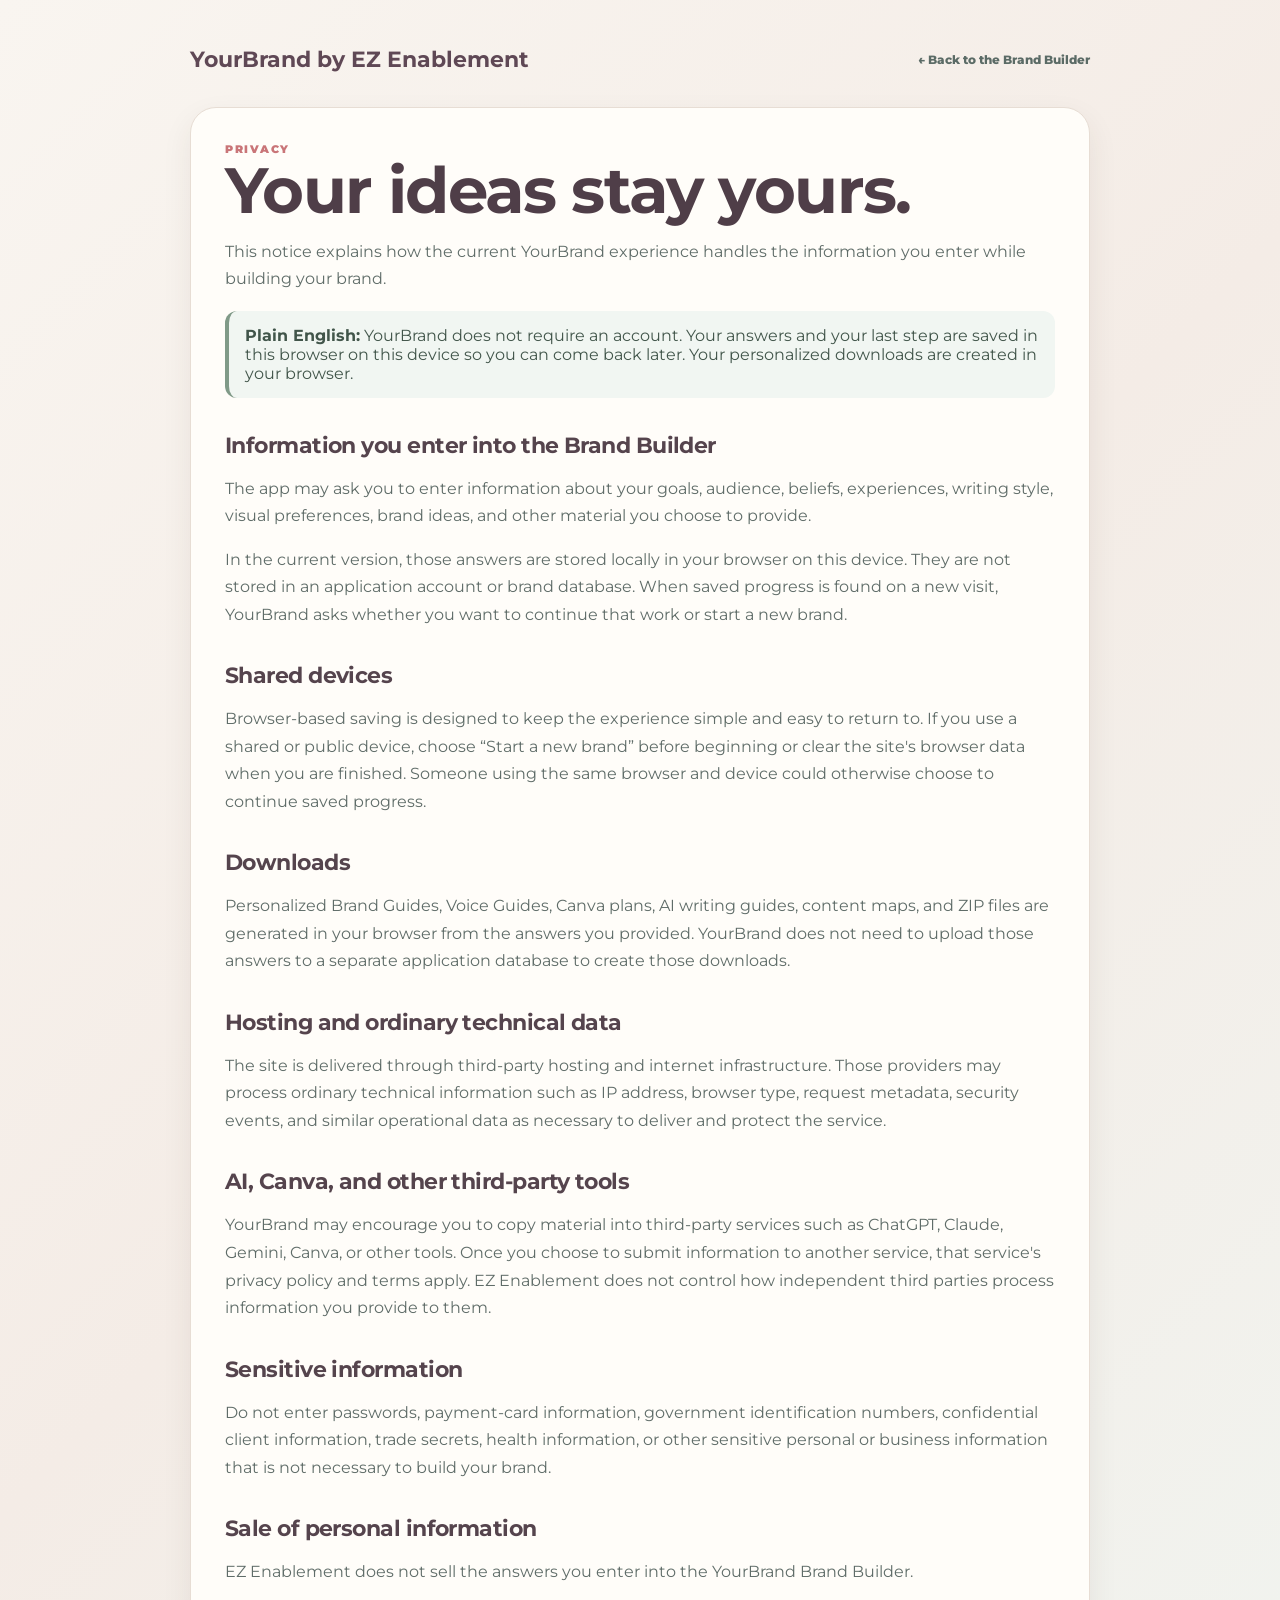
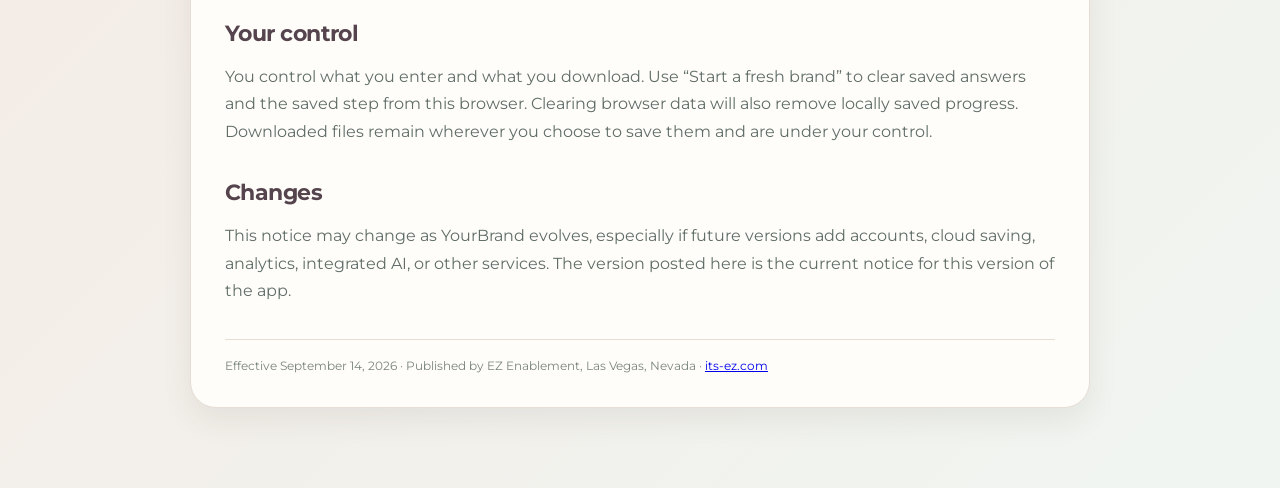
<file: privacy.html>
<!doctype html>
<html lang="en">
<head>
<meta charset="utf-8" />
<meta name="viewport" content="width=device-width, initial-scale=1" />
<title>Privacy | YourBrand by EZ Enablement</title>
<meta name="description" content="Privacy notice for the YourBrand guided brand-building app by EZ Enablement." />
<link rel="stylesheet" href="legal.css" />
<link rel="stylesheet" href="font.css" />
</head>
<body class="legal-page">
<div class="legal-shell">
  <div class="legal-top">
    <a class="legal-brand" href="index.html">YourBrand by EZ Enablement</a>
    <a class="legal-back" href="index.html">← Back to the Brand Builder</a>
  </div>
  <main class="legal-card">
    <div class="legal-kicker">Privacy</div>
    <h1>Your ideas stay yours.</h1>
    <p>This notice explains how the current YourBrand experience handles the information you enter while building your brand.</p>

    <div class="legal-note"><strong>Plain English:</strong> YourBrand does not require an account. Your answers and your last step are saved in this browser on this device so you can come back later. Your personalized downloads are created in your browser.</div>

    <h2>Information you enter into the Brand Builder</h2>
    <p>The app may ask you to enter information about your goals, audience, beliefs, experiences, writing style, visual preferences, brand ideas, and other material you choose to provide.</p>
    <p>In the current version, those answers are stored locally in your browser on this device. They are not stored in an application account or brand database. When saved progress is found on a new visit, YourBrand asks whether you want to continue that work or start a new brand.</p>

    <h2>Shared devices</h2>
    <p>Browser-based saving is designed to keep the experience simple and easy to return to. If you use a shared or public device, choose “Start a new brand” before beginning or clear the site's browser data when you are finished. Someone using the same browser and device could otherwise choose to continue saved progress.</p>

    <h2>Downloads</h2>
    <p>Personalized Brand Guides, Voice Guides, Canva plans, AI writing guides, content maps, and ZIP files are generated in your browser from the answers you provided. YourBrand does not need to upload those answers to a separate application database to create those downloads.</p>

    <h2>Hosting and ordinary technical data</h2>
    <p>The site is delivered through third-party hosting and internet infrastructure. Those providers may process ordinary technical information such as IP address, browser type, request metadata, security events, and similar operational data as necessary to deliver and protect the service.</p>

    <h2>AI, Canva, and other third-party tools</h2>
    <p>YourBrand may encourage you to copy material into third-party services such as ChatGPT, Claude, Gemini, Canva, or other tools. Once you choose to submit information to another service, that service's privacy policy and terms apply. EZ Enablement does not control how independent third parties process information you provide to them.</p>

    <h2>Sensitive information</h2>
    <p>Do not enter passwords, payment-card information, government identification numbers, confidential client information, trade secrets, health information, or other sensitive personal or business information that is not necessary to build your brand.</p>

    <h2>Sale of personal information</h2>
    <p>EZ Enablement does not sell the answers you enter into the YourBrand Brand Builder.</p>

    <h2>Your control</h2>
    <p>You control what you enter and what you download. Use “Start a fresh brand” to clear saved answers and the saved step from this browser. Clearing browser data will also remove locally saved progress. Downloaded files remain wherever you choose to save them and are under your control.</p>

    <h2>Changes</h2>
    <p>This notice may change as YourBrand evolves, especially if future versions add accounts, cloud saving, analytics, integrated AI, or other services. The version posted here is the current notice for this version of the app.</p>

    <div class="legal-effective">Effective September 14, 2026 · Published by EZ Enablement, Las Vegas, Nevada · <a href="https://its-ez.com/">its-ez.com</a></div>
  </main>
</div>
</body>
</html>
</file>
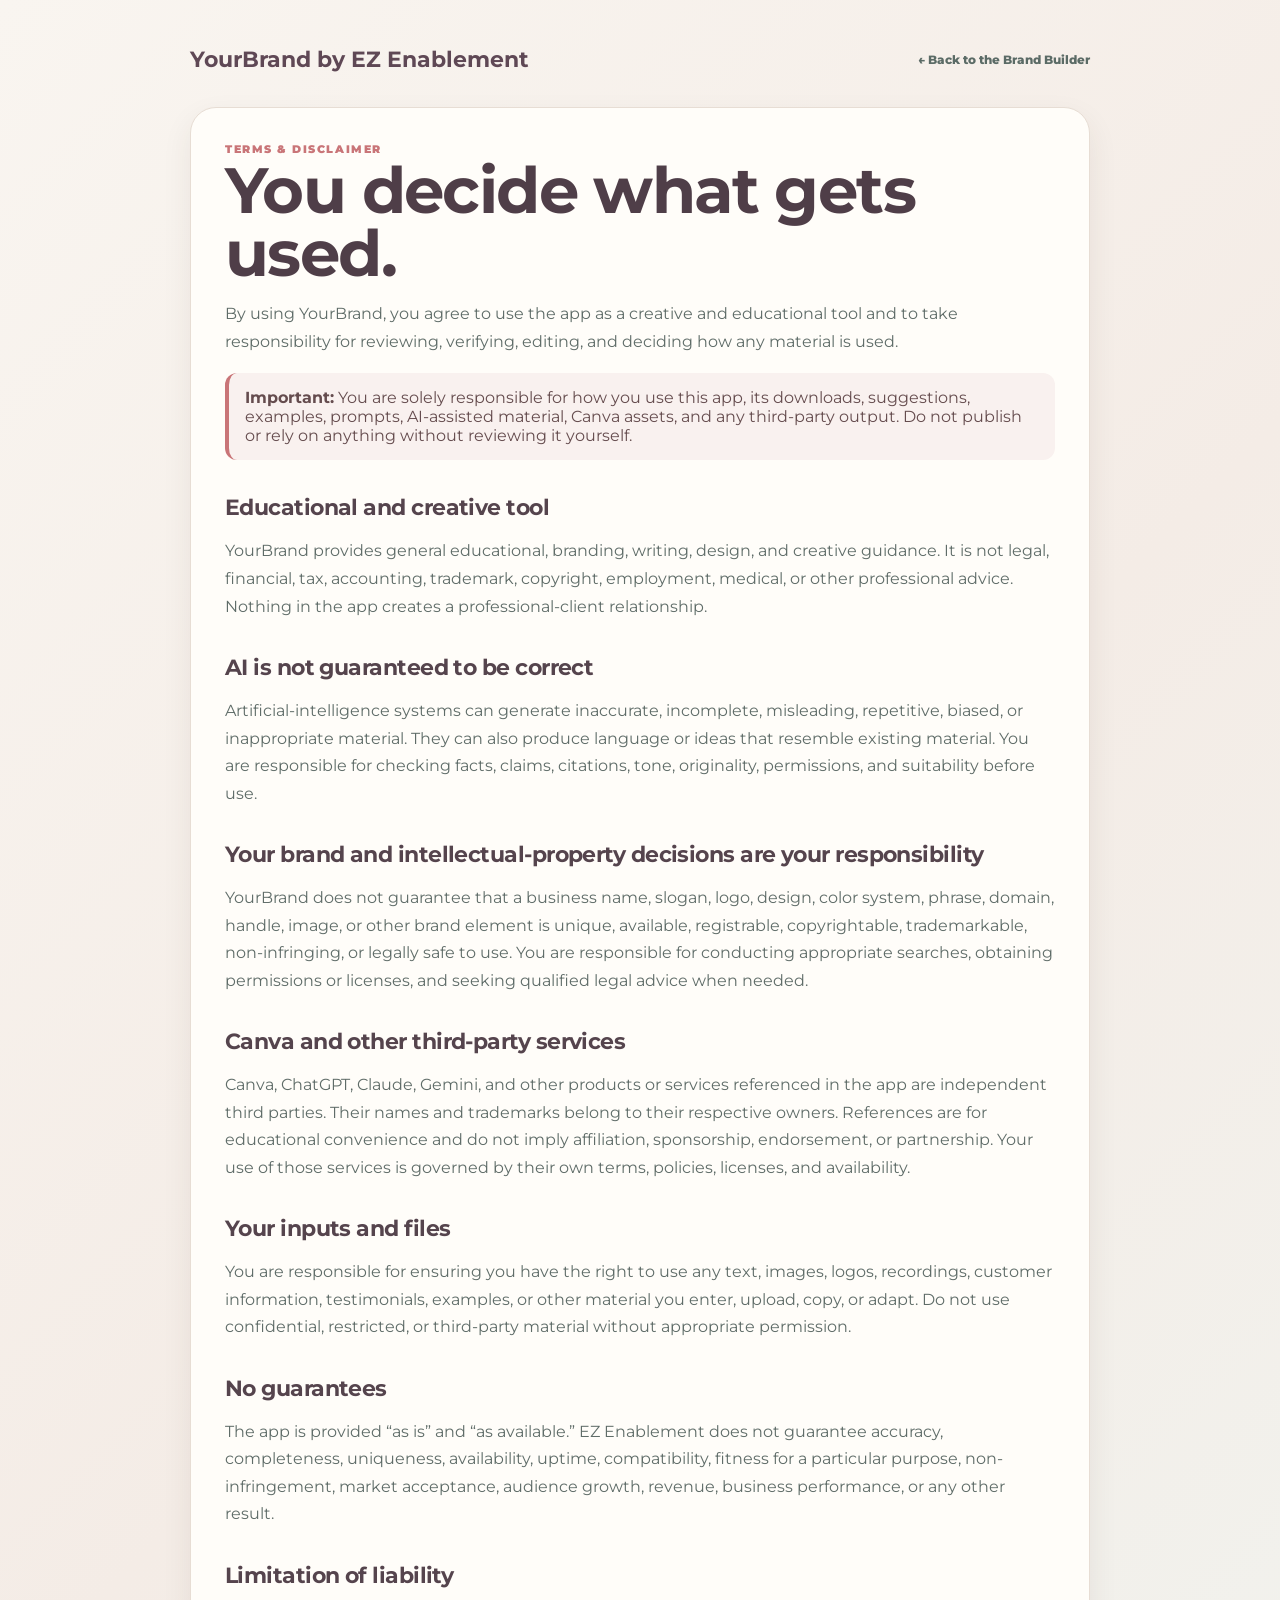
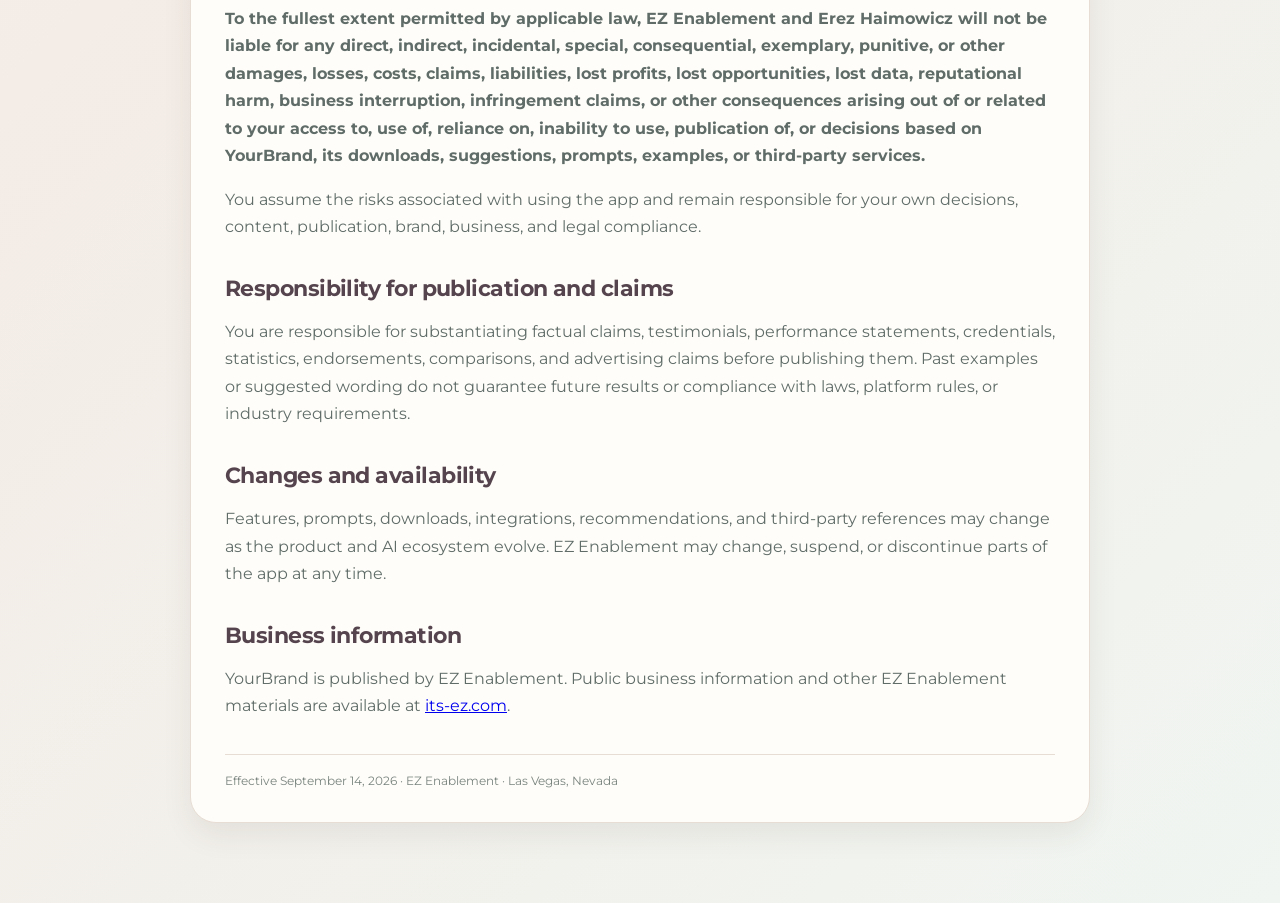
<file: terms.html>
<!doctype html>
<html lang="en">
<head>
<meta charset="utf-8" />
<meta name="viewport" content="width=device-width, initial-scale=1" />
<title>Terms & Disclaimer | YourBrand by EZ Enablement</title>
<meta name="description" content="Terms, disclaimers, and limitation of liability for the YourBrand guided brand-building app by EZ Enablement." />
<link rel="stylesheet" href="legal.css" />
<link rel="stylesheet" href="font.css" />
</head>
<body class="legal-page">
<div class="legal-shell">
  <div class="legal-top">
    <a class="legal-brand" href="index.html">YourBrand by EZ Enablement</a>
    <a class="legal-back" href="index.html">← Back to the Brand Builder</a>
  </div>
  <main class="legal-card">
    <div class="legal-kicker">Terms & Disclaimer</div>
    <h1>You decide what gets used.</h1>
    <p>By using YourBrand, you agree to use the app as a creative and educational tool and to take responsibility for reviewing, verifying, editing, and deciding how any material is used.</p>

    <div class="legal-warning"><strong>Important:</strong> You are solely responsible for how you use this app, its downloads, suggestions, examples, prompts, AI-assisted material, Canva assets, and any third-party output. Do not publish or rely on anything without reviewing it yourself.</div>

    <h2>Educational and creative tool</h2>
    <p>YourBrand provides general educational, branding, writing, design, and creative guidance. It is not legal, financial, tax, accounting, trademark, copyright, employment, medical, or other professional advice. Nothing in the app creates a professional-client relationship.</p>

    <h2>AI is not guaranteed to be correct</h2>
    <p>Artificial-intelligence systems can generate inaccurate, incomplete, misleading, repetitive, biased, or inappropriate material. They can also produce language or ideas that resemble existing material. You are responsible for checking facts, claims, citations, tone, originality, permissions, and suitability before use.</p>

    <h2>Your brand and intellectual-property decisions are your responsibility</h2>
    <p>YourBrand does not guarantee that a business name, slogan, logo, design, color system, phrase, domain, handle, image, or other brand element is unique, available, registrable, copyrightable, trademarkable, non-infringing, or legally safe to use. You are responsible for conducting appropriate searches, obtaining permissions or licenses, and seeking qualified legal advice when needed.</p>

    <h2>Canva and other third-party services</h2>
    <p>Canva, ChatGPT, Claude, Gemini, and other products or services referenced in the app are independent third parties. Their names and trademarks belong to their respective owners. References are for educational convenience and do not imply affiliation, sponsorship, endorsement, or partnership. Your use of those services is governed by their own terms, policies, licenses, and availability.</p>

    <h2>Your inputs and files</h2>
    <p>You are responsible for ensuring you have the right to use any text, images, logos, recordings, customer information, testimonials, examples, or other material you enter, upload, copy, or adapt. Do not use confidential, restricted, or third-party material without appropriate permission.</p>

    <h2>No guarantees</h2>
    <p>The app is provided “as is” and “as available.” EZ Enablement does not guarantee accuracy, completeness, uniqueness, availability, uptime, compatibility, fitness for a particular purpose, non-infringement, market acceptance, audience growth, revenue, business performance, or any other result.</p>

    <h2>Limitation of liability</h2>
    <p><strong>To the fullest extent permitted by applicable law, EZ Enablement and Erez Haimowicz will not be liable for any direct, indirect, incidental, special, consequential, exemplary, punitive, or other damages, losses, costs, claims, liabilities, lost profits, lost opportunities, lost data, reputational harm, business interruption, infringement claims, or other consequences arising out of or related to your access to, use of, reliance on, inability to use, publication of, or decisions based on YourBrand, its downloads, suggestions, prompts, examples, or third-party services.</strong></p>
    <p>You assume the risks associated with using the app and remain responsible for your own decisions, content, publication, brand, business, and legal compliance.</p>

    <h2>Responsibility for publication and claims</h2>
    <p>You are responsible for substantiating factual claims, testimonials, performance statements, credentials, statistics, endorsements, comparisons, and advertising claims before publishing them. Past examples or suggested wording do not guarantee future results or compliance with laws, platform rules, or industry requirements.</p>

    <h2>Changes and availability</h2>
    <p>Features, prompts, downloads, integrations, recommendations, and third-party references may change as the product and AI ecosystem evolve. EZ Enablement may change, suspend, or discontinue parts of the app at any time.</p>

    <h2>Business information</h2>
    <p>YourBrand is published by EZ Enablement. Public business information and other EZ Enablement materials are available at <a href="https://its-ez.com/">its-ez.com</a>.</p>

    <div class="legal-effective">Effective September 14, 2026 · EZ Enablement · Las Vegas, Nevada</div>
  </main>
</div>
</body>
</html>
</file>
<file: legal.css>
.site-footer{margin-top:34px;background:#2f3936;color:#eef3f0;border-top:1px solid rgba(255,255,255,.08)}
.site-footer-inner{max-width:1180px;margin:0 auto;padding:34px 20px 28px}
.site-footer-brand{display:flex;flex-wrap:wrap;align-items:baseline;gap:8px 14px;margin-bottom:18px}.site-footer-brand strong{font-family:Georgia,"Times New Roman",serif;font-size:24px}.site-footer-brand span{font-size:13px;color:#cbd5d0}.site-footer a{color:#fff;text-underline-offset:3px}
.site-footer-disclaimer{background:rgba(255,255,255,.055);border:1px solid rgba(255,255,255,.09);border-radius:18px;padding:17px 18px;margin:16px 0}.site-footer-disclaimer>strong{display:block;font-size:14px;margin-bottom:7px}.site-footer-disclaimer p{margin:7px 0;color:#d3dcd7;font-size:12px;line-height:1.65}.site-footer-disclaimer b{color:#fff}
.site-footer-links{display:flex;flex-wrap:wrap;gap:10px 18px;margin-top:15px}.site-footer-links a{font-size:12px;font-weight:800;text-decoration:none}.site-footer-links a:hover{opacity:1;text-decoration:underline!important;text-underline-offset:4px}.site-footer-meta{margin-top:15px;padding-top:15px;border-top:1px solid rgba(255,255,255,.1);font-size:11px;line-height:1.6;color:#aebbb5}
[data-download]:disabled{cursor:not-allowed!important;opacity:.48!important;filter:grayscale(.25)}
.legal-page{min-height:100vh;background:linear-gradient(135deg,#f9f5f0 0%,#f4ece6 45%,#f0f5f1 100%);color:#263238}.legal-shell{width:min(900px,calc(100% - 36px));margin:0 auto;padding:38px 0 72px}.legal-top{display:flex;justify-content:space-between;align-items:center;gap:16px;margin-bottom:34px}.legal-brand{font-family:Georgia,"Times New Roman",serif;font-size:22px;font-weight:700;color:#5f4855;text-decoration:none}.legal-back{font-size:12px;font-weight:800;color:#5b6b66;text-decoration:none}.legal-card{background:#fffdf9;border:1px solid #e7ddd4;border-radius:26px;padding:34px;box-shadow:0 12px 30px rgba(61,48,44,.08)}.legal-card h1{font-family:Georgia,"Times New Roman",serif;font-size:clamp(36px,7vw,64px);line-height:.98;margin:3px 0 16px;color:#4f3e48}.legal-card h2{font-family:Georgia,"Times New Roman",serif;font-size:22px;margin:34px 0 9px;color:#55444d}.legal-card p,.legal-card li{color:#5f6c68;line-height:1.72}.legal-card .legal-note{background:#f1f6f2;border-left:4px solid #809a88;border-radius:12px;padding:15px 16px;color:#41554a;margin:18px 0}.legal-card .legal-warning{background:#f9f1ef;border-left:4px solid #c97578;border-radius:12px;padding:15px 16px;color:#654c4e;margin:18px 0}.legal-kicker{text-transform:uppercase;letter-spacing:.14em;font-size:11px;font-weight:900;color:#c97578}.legal-effective{margin-top:34px;padding-top:18px;border-top:1px solid #e7ddd4;font-size:12px;color:#79847f}
@media(max-width:700px){.site-footer-inner{padding:28px 16px 24px}.legal-card{padding:24px}.legal-top{align-items:flex-start;flex-direction:column}}
@media print{.site-footer{display:none!important}}
</file>
<file: font.css>
@import url('https://fonts.googleapis.com/css2?family=Montserrat:ital,wght@0,400;0,500;0,600;0,700;0,800;0,900;1,400;1,600;1,700&display=swap');

:root{
  --brand-font:'Montserrat',Arial,sans-serif;
}

html,body,button,input,textarea,select{
  font-family:var(--brand-font)!important;
}

.hero h1,
.card h2,
.brand-guide h3,
.softTitle,
.quote,
.oceanNote h3,
.reveal .name,
.revealCard span,
.downloadTitle,
.downloadAll strong,
.site-footer-brand strong,
.legal-brand,
.legal-card h1,
.legal-card h2,
.mobile-brand-lockup strong{
  font-family:var(--brand-font)!important;
}

.hero h1,
.card h2,
.reveal .name,
.downloadTitle,
.legal-card h1,
.legal-card h2,
.mobile-brand-lockup strong{
  font-weight:700;
  letter-spacing:-0.025em;
}

.brand-guide h3,
.softTitle,
.oceanNote h3,
.downloadAll strong,
.site-footer-brand strong,
.legal-brand{
  font-weight:700;
}

.revealCard span{
  font-weight:600;
}

.quote{
  font-weight:500;
}
</file>
